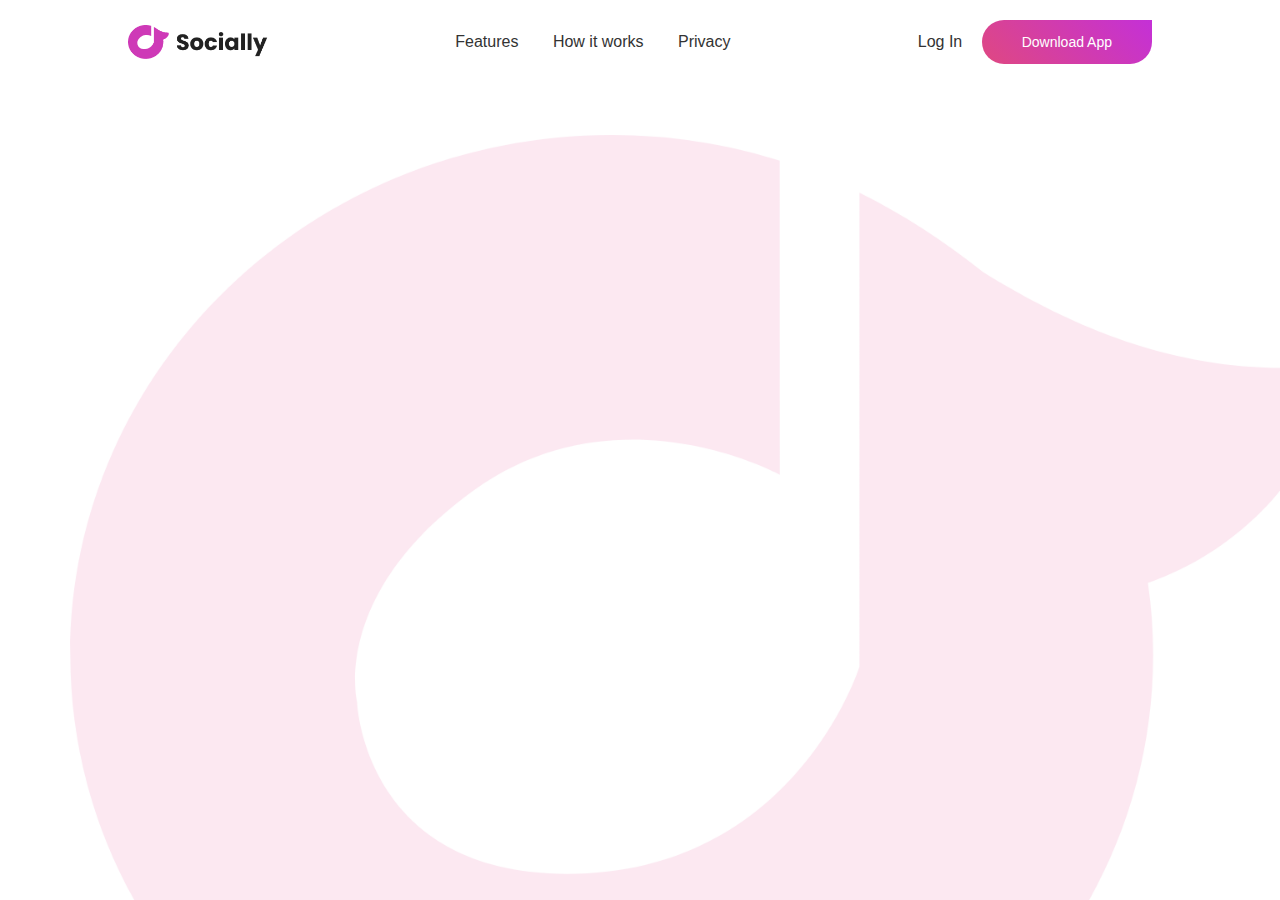
<file: index.html>
<!DOCTYPE html>
<html lang="en">

<head>
    <meta charset="UTF-8">
    <meta name="viewport" content="width=device-width, initial-scale=1.0">
    <title>Animated Website - Easy Tutorial</title>
    <link rel="stylesheet" href="style.css">
</head>

<body>
    <div class="hero">
        <nav>
            <img src="asset/logo.png" class="logo">
            <ul>
                <li><a href="#">Features</a></li>
                <li><a href="#">How it works</a></li>
                <li><a href="#">Privacy</a></li>
            </ul>
            <div>
                <a href="#" class="login-btn">Log In</a>
                <a href="#" class="download-btn">Download App</a>
            </div>
        </nav>
        <div class="content">
            <h1 class="anim">Make <br> New Friends</h1>
            <p class="anim">Socially is a new sosial media platrorm to make new friens online in the world. Now let's
                explore all
                it's amazing features</p>
            <a href="#" class="download-btn anim">Join Now</a>
        </div>
        <img src="asset/pic.png" class="feature-img anim">
    </div>
</body>

</html>
</file>
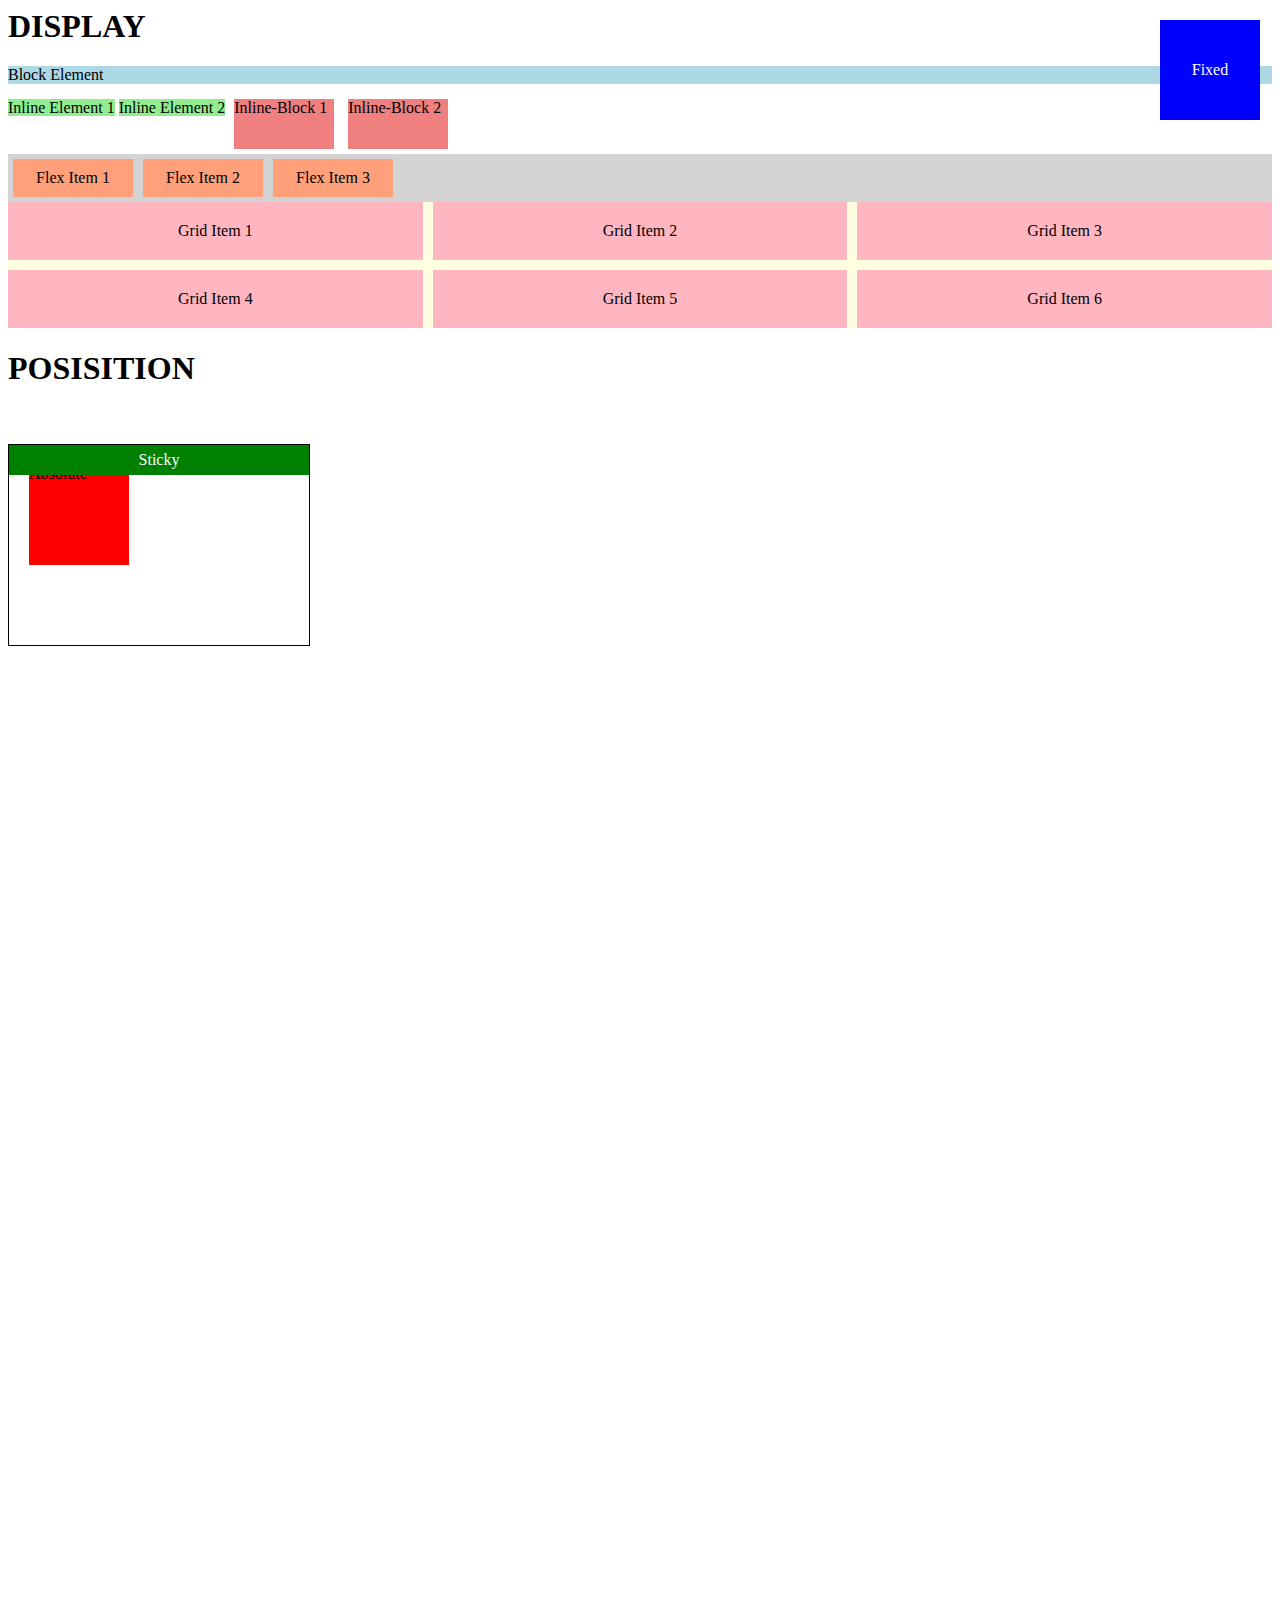
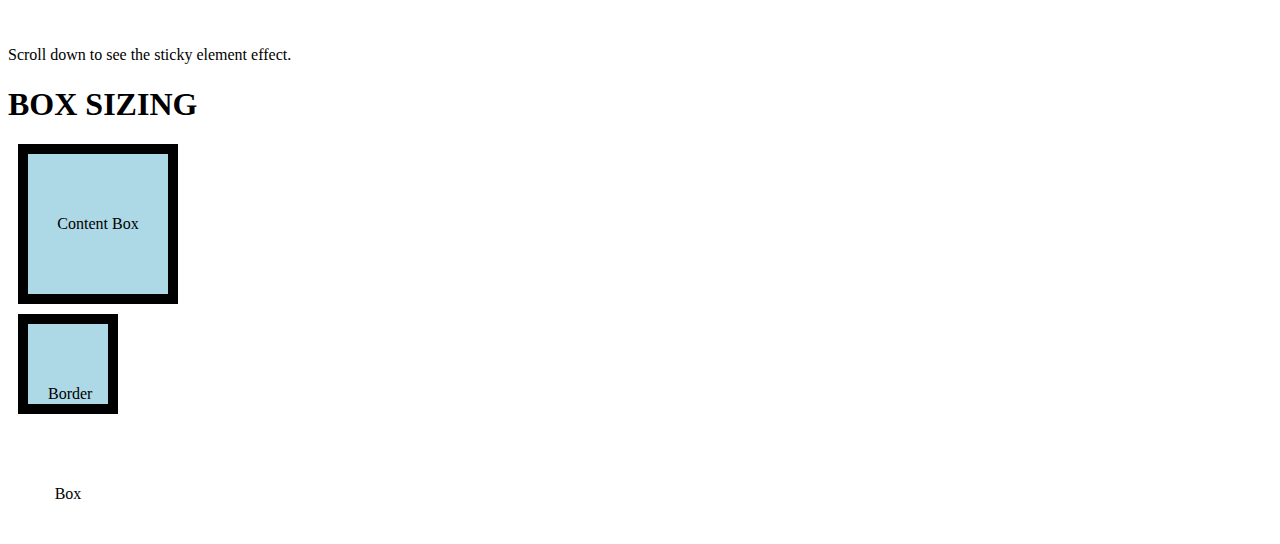
<file: contoh.html>
<h1>DISPLAY</h1>

<!DOCTYPE html>
<html lang="en">

<head>
    <meta charset="UTF-8">
    <meta name="viewport" content="width=device-width, initial-scale=1.0">
    <style>
        .block-element {
            display: block;
            width: 100%;
            background-color: lightblue;
            margin-bottom: 10px;
        }

        .inline-element {
            display: inline;
            background-color: lightgreen;
        }

        .inline-block-element {
            display: inline-block;
            width: 100px;
            height: 50px;
            background-color: lightcoral;
            margin: 5px;
        }

        .hidden-element {
            display: none;
        }

        .flex-container {
            display: flex;
            background-color: lightgray;
        }

        .flex-item {
            background-color: lightsalmon;
            margin: 5px;
            padding: 10px;
            width: 100px;
            text-align: center;
        }

        .grid-container {
            display: grid;
            grid-template-columns: repeat(3, 1fr);
            gap: 10px;
            background-color: lightyellow;
        }

        .grid-item {
            background-color: lightpink;
            padding: 20px;
            text-align: center;
        }
    </style>
</head>

<body>
    <div class="block-element">Block Element</div>
    <span class="inline-element">Inline Element 1</span>
    <span class="inline-element">Inline Element 2</span>
    <div class="inline-block-element">Inline-Block 1</div>
    <div class="inline-block-element">Inline-Block 2</div>

    <div class="flex-container">
        <div class="flex-item">Flex Item 1</div>
        <div class="flex-item">Flex Item 2</div>
        <div class="flex-item">Flex Item 3</div>
    </div>

    <div class="grid-container">
        <div class="grid-item">Grid Item 1</div>
        <div class="grid-item">Grid Item 2</div>
        <div class="grid-item">Grid Item 3</div>
        <div class="grid-item">Grid Item 4</div>
        <div class="grid-item">Grid Item 5</div>
        <div class="grid-item">Grid Item 6</div>
    </div>
</body>

</html>


<h1>POSISITION</h1>
<br><br>

<!DOCTYPE html>
<html lang="en">

<head>
    <meta charset="UTF-8">
    <meta name="viewport" content="width=device-width, initial-scale=1.0">
    <style>
        .container {
            position: relative;
            width: 300px;
            height: 200px;
            border: 1px solid black;
        }

        .absolute-element {
            position: absolute;
            top: 20px;
            left: 20px;
            width: 100px;
            height: 100px;
            background-color: red;
        }

        .fixed-element {
            position: fixed;
            top: 20px;
            right: 20px;
            width: 100px;
            height: 100px;
            background-color: blue;
            color: white;
            text-align: center;
            line-height: 100px;
        }

        .sticky-element {
            position: sticky;
            top: 10px;
            background-color: green;
            color: white;
            text-align: center;
            line-height: 30px;
            width: 100%;
        }
    </style>
</head>

<body>
    <div class="container">
        <div class="absolute-element">Absolute</div>
        <div class="fixed-element">Fixed</div>
        <div class="sticky-element">Sticky</div>
    </div>
    <p style="margin-top: 1000px;">Scroll down to see the sticky element effect.</p>
</body>

</html>


<h1>BOX SIZING </h1>

<!DOCTYPE html>
<html lang="en">

<head>
    <meta charset="UTF-8">
    <meta name="viewport" content="width=device-width, initial-scale=1.0">
    <style>
        .box {
            width: 100px;
            height: 100px;
            margin: 10px;
            background-color: lightblue;
            text-align: center;
            line-height: 100px;
            /* Vertically center text */
        }

        .content-box {
            padding: 20px;
            border: 10px solid black;
            box-sizing: content-box;
            /* nilai default */
        }

        .border-box {
            padding: 20px;
            border: 10px solid black;
            box-sizing: border-box;
        }
    </style>
</head>

<body>
    <div class="box content-box">Content Box</div>
    <div class="box border-box">Border Box</div>
</body>

</html>
</file>
<file: style.css>
/** @format */

* {
	margin: 0; /* batas luar */
	padding: 0; /* batas dalam */
	box-sizing: border-box; /* pembungkus setiap elemen html yang terdiri atas margin, border dan padding */
	font-family: "Poppins", sans-serif; /* font yang akan digunakan */
}

.hero {
	width: 100%; /* untuk mengatur lebar */
	min-height: 100vh;
	background-image: url(asset/back-image.png);
	background-position: center; /* meletakan posisi background */
	background-size: cover; /* mengatur ukuran background */
	padding: 10px 10%;
	overflow: hidden; /*mengontrol apa yang terjadi ketika konten di dalam elemen lebih besar dari area yang tersedia untuk elemen tersebut */
	position: relative; /* mengontrol bagaimana sebuah elemen ditempatkan di dalam layout dokumen. Properti ini memberikan kemampuan untuk menggeser, menetapkan elemen terhadap elemen lain, atau membuat elemen tetap di posisi tertentu di dalam halaman web */
}

nav {
	padding: 10px 0;
	display: flex;
	align-items: center;
	justify-content: space-between;
}

.logo {
	width: 140px;
}

nav ul li {
	display: inline-block;
	list-style: none;
	margin: 10px 15px;
}

nav ul li a {
	text-decoration: none;
	color: #333;
	font-weight: 400;
}

.login-btn {
	text-decoration: none;
	color: #333;
	margin-right: 15px;
	font-weight: 400;
}

.download-btn {
	display: inline-block;
	text-decoration: none;
	padding: 14px 40px;
	color: #fff;
	background-image: linear-gradient(45deg, #df4881, #c430d7);
	font-size: 14px;
	border-radius: 30px;
	border-top-right-radius: 0%;
	transition: 0.5s;
}

.content {
	margin-top: 10%;
	max-width: 600px;
}

.content h1 {
	font-size: 70px;
	color: #222;
}

.content p {
	margin: 10px 0 30px;
	color: #333;
	animation-delay: 0.5s;
}

.content .download-btn {
	padding: 15px 80px;
	font-size: 15px;
	animation-delay: 1s;
}

.download-btn:hover {
	border-top-right-radius: 30px;
}

.feature-img {
	width: 400px;
	position: absolute;
	bottom: 0;
	right: 10%;
}

.feature-img.anim {
	animation-delay: 1.5s;
}

.anim {
	opacity: 0;
	transform: translateY(30px);
	animation: moveup 0.5s linear forwards;
}

@keyframes moveup {
	100% {
		opacity: 1;
		transform: translateY(0px);
	}
}
</file>
